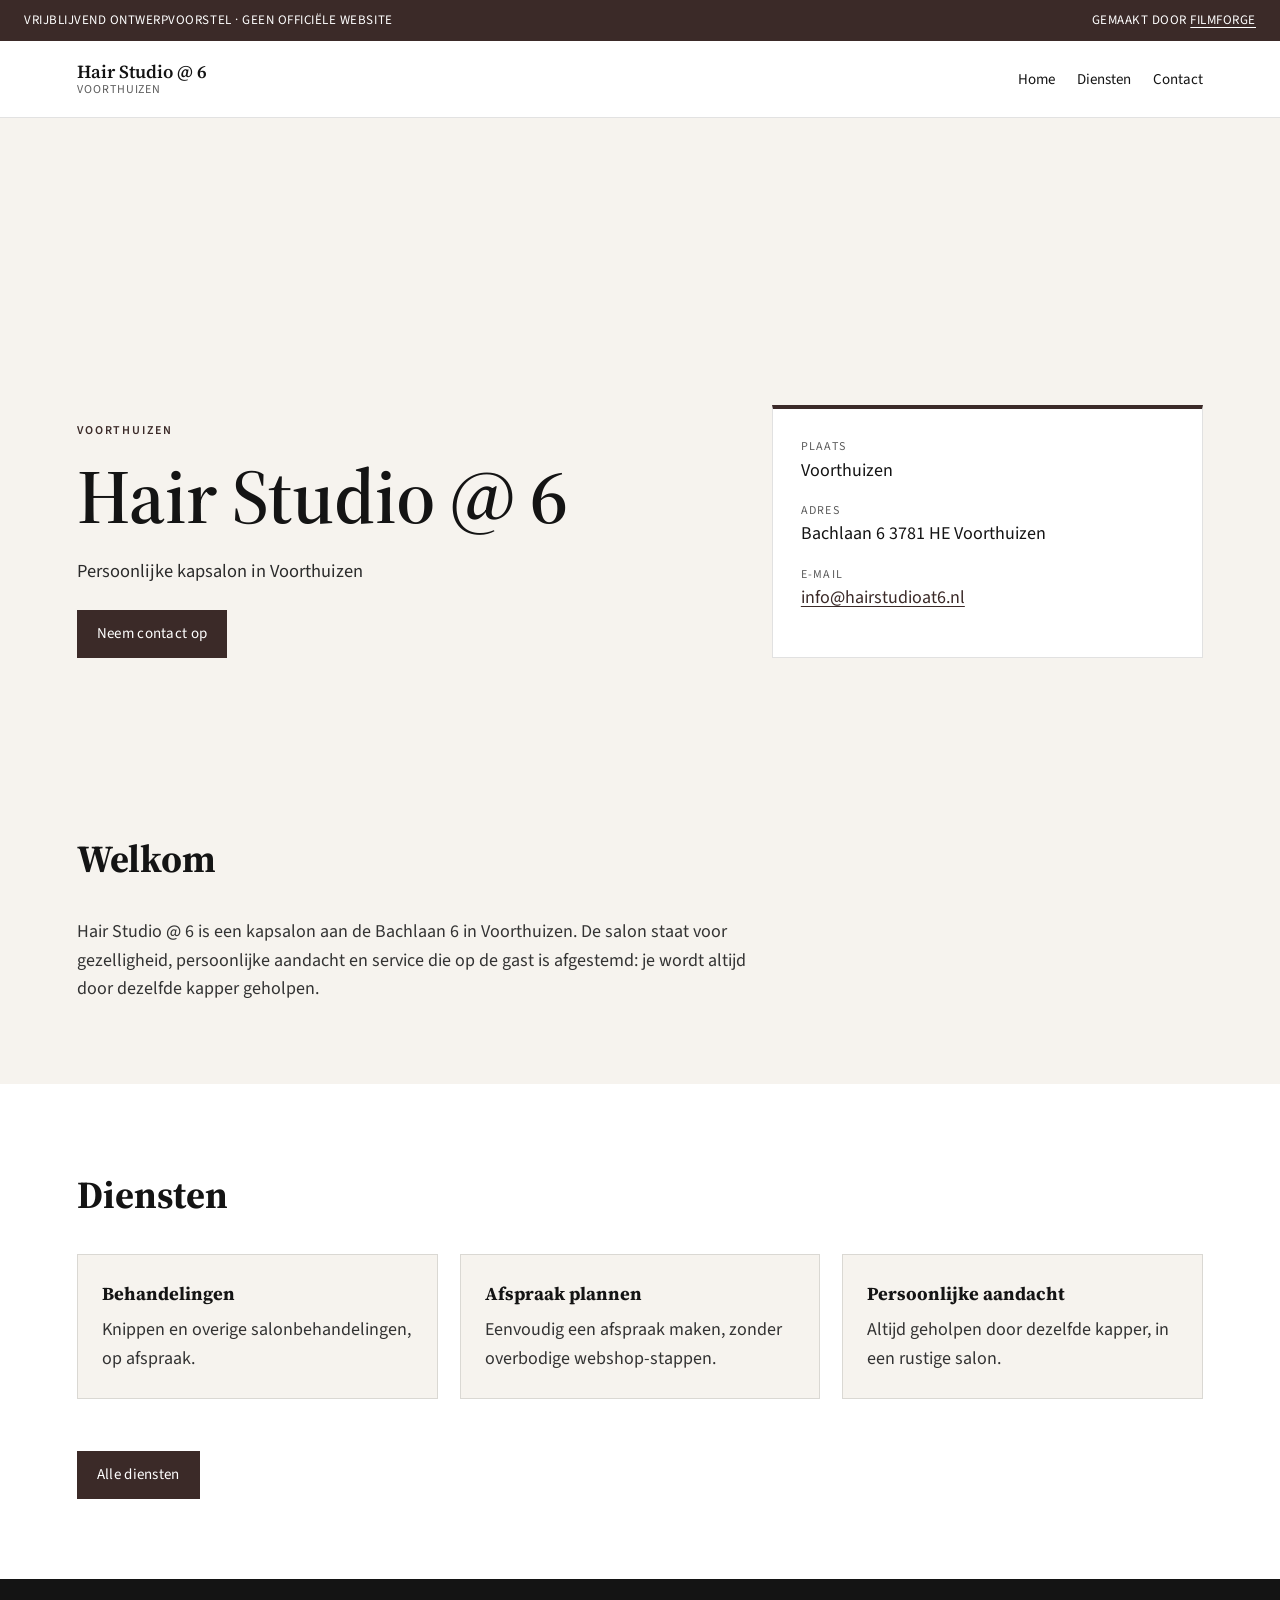
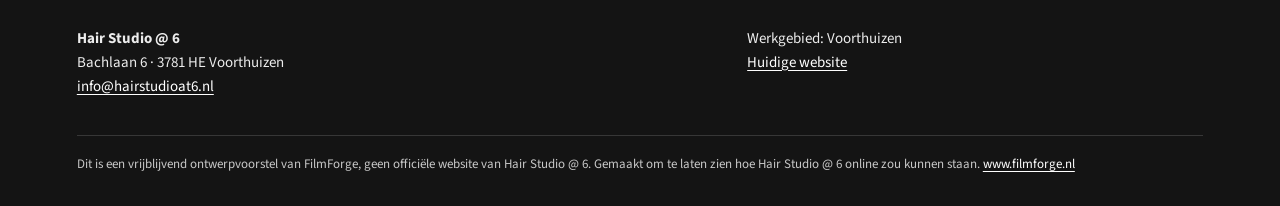
<file: index.html>
<!doctype html>
<html lang="nl">
<head>
<meta charset="utf-8">
<meta name="viewport" content="width=device-width, initial-scale=1">
<meta name="robots" content="noindex, nofollow">
<title>Hair Studio @ 6 · Voorthuizen</title>
<meta name="description" content="Hair Studio @ 6 in Voorthuizen — vrijblijvend ontwerpvoorstel van FilmForge.">
<link rel="preconnect" href="https://fonts.googleapis.com">
<link rel="preconnect" href="https://fonts.gstatic.com" crossorigin>
<link href="https://fonts.googleapis.com/css2?family=Source+Sans+3:wght@400;600&family=Source+Serif+4:opsz,wght@8..60,500;8..60,600&display=swap" rel="stylesheet">
<link rel="stylesheet" href="style.css">
</head>
<body>
<div class="ff-banner">
  <span>Vrijblijvend ontwerpvoorstel · geen officiële website</span>
  <span>Gemaakt door <a href="https://www.filmforge.nl" rel="noopener">FilmForge</a></span>
</div>
<header class="nav">
  <a class="brand" href="index.html">Hair Studio @ 6<small>Voorthuizen</small></a>
  <nav>
    <ul>
      <li><a href="index.html" aria-current="page">Home</a></li>
      <li><a href="diensten.html">Diensten</a></li>
      <li><a href="contact.html">Contact</a></li>
    </ul>
  </nav>
</header>

<section class="hero">
  <div>
    <p class="eyebrow">Voorthuizen</p>
    <h1>Hair Studio @ 6</h1>
    <p class="lede">Persoonlijke kapsalon in Voorthuizen</p>
    <a class="cta" href="contact.html">Neem contact op</a>
  </div>
  
    <aside class="hero-aside">
      <dl>
        <dt>Plaats</dt><dd>Voorthuizen</dd>
        <dt>Adres</dt><dd>Bachlaan 6 3781 HE Voorthuizen</dd>
        
        <dt>E-mail</dt><dd><a href="mailto:info@hairstudioat6.nl">info@hairstudioat6.nl</a></dd>
      </dl>
    </aside>
</section>
<section class="section">
  <div class="prose">
    <h2>Welkom</h2>
    <p>Hair Studio @ 6 is een kapsalon aan de Bachlaan 6 in Voorthuizen. De salon staat voor gezelligheid, persoonlijke aandacht en service die op de gast is afgestemd: je wordt altijd door dezelfde kapper geholpen.</p>
  </div>
</section>
<section class="section alt">
  <h2>Diensten</h2>
  <div class="grid"><article class="card"><h3>Behandelingen</h3><p>Knippen en overige salonbehandelingen, op afspraak.</p></article>
<article class="card"><h3>Afspraak plannen</h3><p>Eenvoudig een afspraak maken, zonder overbodige webshop-stappen.</p></article>
<article class="card"><h3>Persoonlijke aandacht</h3><p>Altijd geholpen door dezelfde kapper, in een rustige salon.</p></article></div>
  <p style="margin-top:28px"><a class="cta" href="diensten.html">Alle diensten</a></p>
</section>

<footer class="site">
  <div class="footer-grid">
    <div>
      <strong>Hair Studio @ 6</strong>
      <p>Bachlaan 6 · 3781 HE Voorthuizen</p>
      
      <p><a href="mailto:info@hairstudioat6.nl">info@hairstudioat6.nl</a></p>
    </div>
    <div>
      <p>Werkgebied: Voorthuizen</p>
      <p><a href="https://www.hairstudioat6.nl/">Huidige website</a></p>
    </div>
  </div>
  <p class="ff-note">Dit is een vrijblijvend ontwerpvoorstel van FilmForge, geen officiële website van Hair Studio @ 6. Gemaakt om te laten zien hoe Hair Studio @ 6 online zou kunnen staan. <a href="https://www.filmforge.nl">www.filmforge.nl</a></p>
</footer>
</body>
</html>
</file>
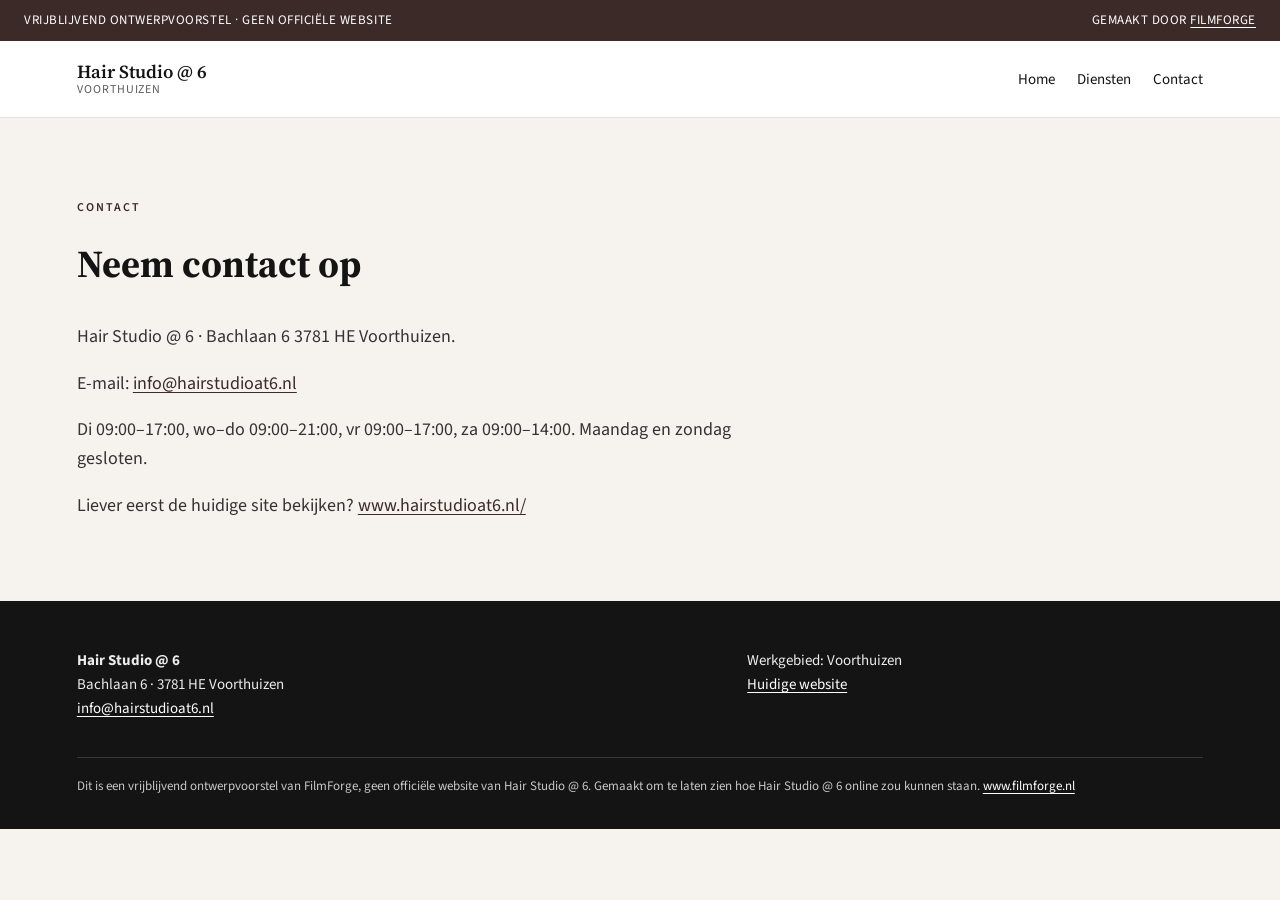
<file: contact.html>
<!doctype html>
<html lang="nl">
<head>
<meta charset="utf-8">
<meta name="viewport" content="width=device-width, initial-scale=1">
<meta name="robots" content="noindex, nofollow">
<title>Contact · Hair Studio @ 6</title>
<meta name="description" content="Hair Studio @ 6 in Voorthuizen — vrijblijvend ontwerpvoorstel van FilmForge.">
<link rel="preconnect" href="https://fonts.googleapis.com">
<link rel="preconnect" href="https://fonts.gstatic.com" crossorigin>
<link href="https://fonts.googleapis.com/css2?family=Source+Sans+3:wght@400;600&family=Source+Serif+4:opsz,wght@8..60,500;8..60,600&display=swap" rel="stylesheet">
<link rel="stylesheet" href="style.css">
</head>
<body>
<div class="ff-banner">
  <span>Vrijblijvend ontwerpvoorstel · geen officiële website</span>
  <span>Gemaakt door <a href="https://www.filmforge.nl" rel="noopener">FilmForge</a></span>
</div>
<header class="nav">
  <a class="brand" href="index.html">Hair Studio @ 6<small>Voorthuizen</small></a>
  <nav>
    <ul>
      <li><a href="index.html">Home</a></li>
      <li><a href="diensten.html">Diensten</a></li>
      <li><a href="contact.html" aria-current="page">Contact</a></li>
    </ul>
  </nav>
</header>

<section class="section">
  <p class="eyebrow">Contact</p>
  <h2>Neem contact op</h2>
  <div class="prose">
    <p>Hair Studio @ 6 · Bachlaan 6 3781 HE Voorthuizen.</p>
    
    <p>E-mail: <a href="mailto:info@hairstudioat6.nl">info@hairstudioat6.nl</a></p>
    <p>Di 09:00–17:00, wo–do 09:00–21:00, vr 09:00–17:00, za 09:00–14:00. Maandag en zondag gesloten.</p>
    <p>Liever eerst de huidige site bekijken? <a href="https://www.hairstudioat6.nl/">www.hairstudioat6.nl/</a></p>
  </div>
</section>

<footer class="site">
  <div class="footer-grid">
    <div>
      <strong>Hair Studio @ 6</strong>
      <p>Bachlaan 6 · 3781 HE Voorthuizen</p>
      
      <p><a href="mailto:info@hairstudioat6.nl">info@hairstudioat6.nl</a></p>
    </div>
    <div>
      <p>Werkgebied: Voorthuizen</p>
      <p><a href="https://www.hairstudioat6.nl/">Huidige website</a></p>
    </div>
  </div>
  <p class="ff-note">Dit is een vrijblijvend ontwerpvoorstel van FilmForge, geen officiële website van Hair Studio @ 6. Gemaakt om te laten zien hoe Hair Studio @ 6 online zou kunnen staan. <a href="https://www.filmforge.nl">www.filmforge.nl</a></p>
</footer>
</body>
</html>
</file>
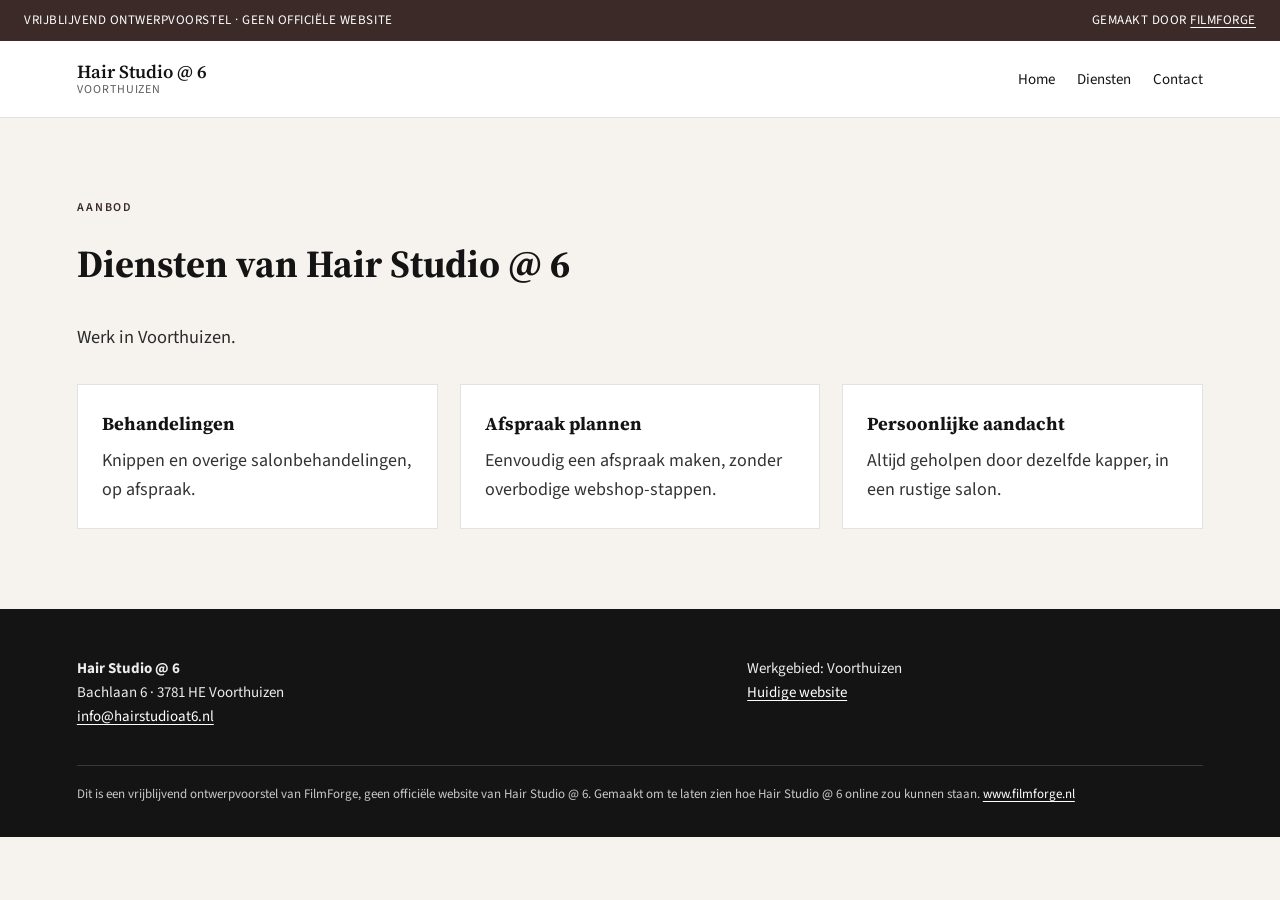
<file: diensten.html>
<!doctype html>
<html lang="nl">
<head>
<meta charset="utf-8">
<meta name="viewport" content="width=device-width, initial-scale=1">
<meta name="robots" content="noindex, nofollow">
<title>Diensten · Hair Studio @ 6</title>
<meta name="description" content="Hair Studio @ 6 in Voorthuizen — vrijblijvend ontwerpvoorstel van FilmForge.">
<link rel="preconnect" href="https://fonts.googleapis.com">
<link rel="preconnect" href="https://fonts.gstatic.com" crossorigin>
<link href="https://fonts.googleapis.com/css2?family=Source+Sans+3:wght@400;600&family=Source+Serif+4:opsz,wght@8..60,500;8..60,600&display=swap" rel="stylesheet">
<link rel="stylesheet" href="style.css">
</head>
<body>
<div class="ff-banner">
  <span>Vrijblijvend ontwerpvoorstel · geen officiële website</span>
  <span>Gemaakt door <a href="https://www.filmforge.nl" rel="noopener">FilmForge</a></span>
</div>
<header class="nav">
  <a class="brand" href="index.html">Hair Studio @ 6<small>Voorthuizen</small></a>
  <nav>
    <ul>
      <li><a href="index.html">Home</a></li>
      <li><a href="diensten.html" aria-current="page">Diensten</a></li>
      <li><a href="contact.html">Contact</a></li>
    </ul>
  </nav>
</header>

<section class="section">
  <p class="eyebrow">Aanbod</p>
  <h2>Diensten van Hair Studio @ 6</h2>
  <p class="lede" style="margin-bottom:32px">Werk in Voorthuizen.</p>
  <div class="grid"><article class="card"><h3>Behandelingen</h3><p>Knippen en overige salonbehandelingen, op afspraak.</p></article>
<article class="card"><h3>Afspraak plannen</h3><p>Eenvoudig een afspraak maken, zonder overbodige webshop-stappen.</p></article>
<article class="card"><h3>Persoonlijke aandacht</h3><p>Altijd geholpen door dezelfde kapper, in een rustige salon.</p></article></div>
</section>

<footer class="site">
  <div class="footer-grid">
    <div>
      <strong>Hair Studio @ 6</strong>
      <p>Bachlaan 6 · 3781 HE Voorthuizen</p>
      
      <p><a href="mailto:info@hairstudioat6.nl">info@hairstudioat6.nl</a></p>
    </div>
    <div>
      <p>Werkgebied: Voorthuizen</p>
      <p><a href="https://www.hairstudioat6.nl/">Huidige website</a></p>
    </div>
  </div>
  <p class="ff-note">Dit is een vrijblijvend ontwerpvoorstel van FilmForge, geen officiële website van Hair Studio @ 6. Gemaakt om te laten zien hoe Hair Studio @ 6 online zou kunnen staan. <a href="https://www.filmforge.nl">www.filmforge.nl</a></p>
</footer>
</body>
</html>
</file>
<file: style.css>
:root {
  --ink: #141414;
  --muted: #5c5c5c;
  --paper: #f6f3ee;
  --card: #ffffff;
  --accent: #3b2a28;
  --accent-2: #3b2a282;
  --line: rgba(20,20,20,.12);
}
* { box-sizing: border-box; margin: 0; padding: 0; }
html { scroll-behavior: smooth; }
body {
  font-family: "Source Sans 3", "Segoe UI", sans-serif;
  color: var(--ink);
  background: var(--paper);
  line-height: 1.6;
  font-size: 18px;
}
a { color: var(--accent); text-decoration-thickness: 1px; text-underline-offset: 3px; }
img { max-width: 100%; }
.ff-banner {
  background: var(--accent);
  color: #fff;
  font-size: 13px;
  letter-spacing: .04em;
  text-transform: uppercase;
  padding: 10px 24px;
  display: flex;
  justify-content: space-between;
  gap: 16px;
  flex-wrap: wrap;
}
.ff-banner a { color: #fff; }
header.nav {
  display: flex;
  align-items: center;
  justify-content: space-between;
  gap: 24px;
  padding: 20px 6vw;
  border-bottom: 1px solid var(--line);
  background: var(--card);
  position: sticky;
  top: 0;
  z-index: 10;
}
.brand {
  font-family: "Source Serif 4", Georgia, serif;
  font-weight: 600;
  font-size: 1.15rem;
  color: var(--ink);
  text-decoration: none;
  line-height: 1.2;
}
.brand small { display: block; font-family: "Source Sans 3", sans-serif; font-weight: 400; font-size: 12px; letter-spacing: .08em; text-transform: uppercase; color: var(--muted); }
nav ul { display: flex; gap: 22px; list-style: none; flex-wrap: wrap; }
nav a { color: var(--ink); text-decoration: none; font-size: 15px; }
nav a:hover { color: var(--accent); }
.hero {
  padding: 12vh 6vw 10vh;
  display: grid;
  grid-template-columns: 1.2fr .8fr;
  gap: 48px;
  align-items: end;
  background:
    linear-gradient(120deg, rgba(255,255,255,.7), transparent 40%),
    radial-gradient(circle at 90% 10%, var(--accent-2), transparent 42%),
    radial-gradient(circle at 0% 100%, var(--accent), transparent 50%),
    var(--paper);
  min-height: 70vh;
}
.eyebrow { text-transform: uppercase; letter-spacing: .16em; font-size: 12px; color: var(--accent); font-weight: 600; margin-bottom: 16px; }
h1 {
  font-family: "Source Serif 4", Georgia, serif;
  font-size: clamp(2.4rem, 6vw, 5rem);
  line-height: 1.05;
  font-weight: 600;
  margin-bottom: 20px;
}
.lede { font-size: 1.15rem; max-width: 38rem; color: #2b2b2b; }
.hero-aside {
  background: var(--card);
  padding: 28px;
  border: 1px solid var(--line);
  border-top: 4px solid var(--accent);
}
.hero-aside dt { font-size: 12px; text-transform: uppercase; letter-spacing: .1em; color: var(--muted); }
.hero-aside dd { margin: 0 0 16px; }
.section { padding: 80px 6vw; }
.section.alt { background: var(--card); }
.section h2 {
  font-family: "Source Serif 4", Georgia, serif;
  font-size: clamp(1.8rem, 3vw, 2.6rem);
  margin-bottom: 28px;
}
.grid {
  display: grid;
  grid-template-columns: repeat(auto-fit, minmax(240px, 1fr));
  gap: 22px;
}
.card {
  background: var(--card);
  border: 1px solid var(--line);
  padding: 24px;
}
.section.alt .card { background: var(--paper); }
.card h3 { font-size: 1.15rem; margin-bottom: 8px; font-family: "Source Serif 4", Georgia, serif; }
.card p, .prose p { color: #333; }
.prose { max-width: 44rem; }
.prose p + p { margin-top: 1em; }
.cta {
  display: inline-block;
  margin-top: 24px;
  background: var(--accent);
  color: #fff;
  text-decoration: none;
  padding: 12px 20px;
  font-size: 15px;
  letter-spacing: .02em;
}
.cta:hover { filter: brightness(1.08); }
footer.site {
  padding: 48px 6vw 32px;
  background: var(--ink);
  color: #ececec;
  font-size: 15px;
}
footer.site a { color: #fff; }
.footer-grid { display: grid; grid-template-columns: 1.4fr 1fr; gap: 32px; margin-bottom: 36px; }
.ff-note {
  border-top: 1px solid rgba(255,255,255,.15);
  padding-top: 18px;
  font-size: 13px;
  color: #c8c8c8;
}
@media (max-width: 800px) {
  .hero, .footer-grid { grid-template-columns: 1fr; }
  header.nav { flex-direction: column; align-items: flex-start; }
}
</file>
